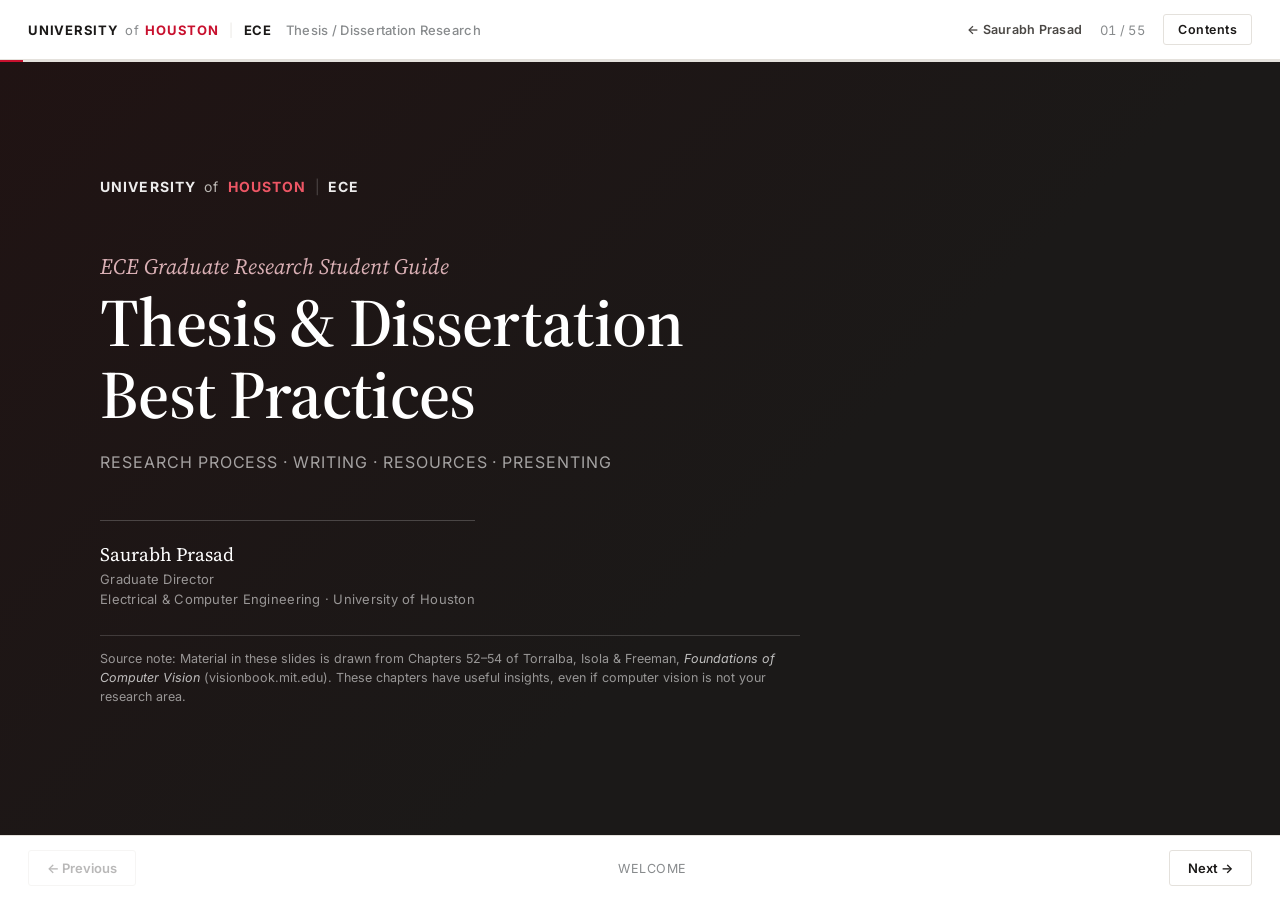
<file: static/research-guide/index.html>
<!DOCTYPE html>
<html lang="en">
<head>
<meta charset="UTF-8">
<meta name="viewport" content="width=device-width, initial-scale=1.0">
<title>Research Student Guide — University of Houston ECE</title>
<meta name="description" content="A practical guide for UH ECE thesis and dissertation students: research mindset, process, writing, ethics, presenting and weekly routines. By Saurabh Prasad.">
<style>
@import url('https://fonts.googleapis.com/css2?family=Source+Serif+4:ital,opsz,wght@0,8..60,400;0,8..60,500;0,8..60,600;0,8..60,700;1,8..60,500&family=Inter:wght@400;500;600;700&display=swap');

:root{
  --red:#C8102E;
  --red-dark:#76232F;
  --ink:#1B1918;
  --ink-soft:#4A4744;
  --gray:#888B8D;
  --gray-line:#E4E1DC;
  --paper:#FFFFFF;
  --paper-tint:#FAF9F7;
  --serif:'Source Serif 4', Georgia, serif;
  --sans:'Inter', -apple-system, BlinkMacSystemFont, 'Segoe UI', sans-serif;
}

*{box-sizing:border-box;}
html,body{margin:0;padding:0;}
body{
  font-family:var(--sans);
  color:var(--ink);
  background:var(--ink);
  overflow:hidden;
  height:100vh;
  width:100vw;
}

/* ---------- Chrome ---------- */
.app{
  position:relative;
  height:100vh;
  width:100vw;
  background:var(--paper);
  display:flex;
  flex-direction:column;
}

.topbar{
  display:flex;
  align-items:center;
  justify-content:space-between;
  padding:14px 28px;
  border-bottom:1px solid var(--gray-line);
  flex:0 0 auto;
  background:var(--paper);
  z-index:20;
}
.topbar-brand{
  font-family:var(--sans);
  font-weight:700;
  font-size:13px;
  letter-spacing:0.06em;
  color:var(--ink);
  display:flex;
  align-items:center;
  gap:6px;
}
.topbar-brand .of{color:var(--gray); font-weight:400; text-transform:lowercase;}
.topbar-brand .red{color:var(--red);}
.topbar-brand .pipe{color:var(--gray-line); margin:0 4px; font-weight:300;}
.topbar-brand .deck-name{color:var(--gray); font-weight:500; margin-left:8px; letter-spacing:0.02em;}

.topbar-right{display:flex; align-items:center; gap:18px;}
.slide-counter{font-size:13px; color:var(--gray); font-variant-numeric:tabular-nums; letter-spacing:0.02em;}
.menu-btn{
  border:1px solid var(--gray-line);
  background:var(--paper);
  color:var(--ink);
  font-family:var(--sans);
  font-size:12.5px;
  font-weight:600;
  letter-spacing:0.04em;
  padding:7px 14px;
  border-radius:3px;
  cursor:pointer;
  transition:all .15s ease;
}
.menu-btn:hover{border-color:var(--red); color:var(--red);}

.progress-track{height:2px; width:100%; background:var(--gray-line); flex:0 0 auto;}
.progress-fill{height:100%; background:var(--red); width:0%; transition:width .35s ease;}

/* ---------- Stage ---------- */
.stage{
  flex:1 1 auto;
  position:relative;
  overflow:hidden;
  background:var(--paper-tint);
}
.slide{
  position:absolute;
  top:0; left:0; right:0; bottom:0;
  display:flex;
  flex-direction:column;
  background:var(--paper);
  opacity:0;
  visibility:hidden;
  transform:translateX(24px);
  transition:opacity .38s ease, transform .38s ease;
  overflow-y:auto;
}
.slide.active{
  opacity:1;
  visibility:visible;
  transform:translateX(0);
  z-index:5;
}
.slide.leaving-back{transform:translateX(-24px);}

.slide-inner{
  max-width:1180px;
  width:100%;
  margin:0 auto;
  padding:64px 72px 80px;
  flex:1 1 auto;
}

/* ---------- Typography ---------- */
.kicker{
  display:flex; align-items:center; gap:10px;
  font-family:var(--sans);
  font-size:12.5px;
  font-weight:700;
  letter-spacing:0.14em;
  text-transform:uppercase;
  color:var(--red);
  margin-bottom:18px;
}
.kicker.light{color:#E8AAB2;}
.kicker-n{color:var(--gray); font-weight:600;}
.kicker.light .kicker-n{color:rgba(255,255,255,0.55);}
.kicker-sep{color:var(--gray-line); font-weight:400;}
.kicker.light .kicker-sep{color:rgba(255,255,255,0.3);}
.kicker-s{color:var(--ink-soft);}
.kicker.light .kicker-s{color:rgba(255,255,255,0.85);}

.slide-title{
  font-family:var(--serif);
  font-weight:600;
  font-size:44px;
  line-height:1.12;
  letter-spacing:-0.01em;
  margin:0 0 22px;
  color:var(--ink);
  max-width:920px;
}

.lead-line{
  font-family:var(--serif);
  font-style:italic;
  font-size:20px;
  color:var(--ink-soft);
  margin:0 0 20px;
  max-width:820px;
  line-height:1.45;
}
.lead-line.big{font-size:24px;}
.sublead-line{font-size:14px; color:var(--gray); margin:-14px 0 20px;}

.body-col{max-width:760px;}
.body-col.narrow{max-width:680px;}
.body-p{font-size:16.5px; line-height:1.65; color:var(--ink-soft); margin:0 0 14px;}
.body-h4{font-family:var(--sans); font-size:13px; font-weight:700; letter-spacing:0.05em; text-transform:uppercase; color:var(--red-dark); margin:22px 0 10px;}
.body-h4:first-child{margin-top:0;}
.body-note{font-size:13.5px; color:var(--gray); line-height:1.55; margin:10px 0; padding-left:14px; border-left:2px solid var(--gray-line);}
.body-link{margin:6px 0 14px;}
.body-address{font-size:15px; color:var(--ink-soft); line-height:1.7; margin:10px 0;}
.footer-line{font-family:var(--serif); font-style:italic; font-size:18px; color:var(--red-dark); margin-top:26px;}

.inline-link, .ref-link{color:var(--red-dark); text-decoration:none; border-bottom:1px solid rgba(118,35,47,0.3); word-break:break-word;}
.inline-link:hover, .ref-link:hover{border-bottom-color:var(--red-dark);}

.body-ul{margin:0 0 16px; padding:0; list-style:none;}
.body-ul li{
  position:relative; padding-left:20px; margin-bottom:11px;
  font-size:16px; line-height:1.6; color:var(--ink-soft);
}
.body-ul li::before{
  content:"";
  position:absolute; left:0; top:9px;
  width:6px; height:6px; border-radius:50%;
  background:var(--red);
}
.body-ul.compact li{font-size:14.5px; margin-bottom:8px;}

.body-steps{margin:8px 0 16px 0; padding-left:22px; counter-reset:step;}
.body-steps li{font-size:15.5px; line-height:1.6; color:var(--ink-soft); margin-bottom:12px; padding-left:6px;}
.body-steps li::marker{color:var(--red); font-weight:700;}

.term-list{margin:10px 0 16px;}
.term-row{margin-bottom:12px; font-size:15.5px; line-height:1.55;}
.term{color:var(--ink); font-weight:600; margin-right:6px;}
.term-desc{color:var(--ink-soft);}

/* ---------- Cover / Closing ---------- */
.cover-slide{padding:0; overflow:hidden;}
.cover-bg{position:absolute; top:0; left:0; right:0; bottom:0;}
.cover-mosaic{
  position:absolute; top:0; left:0; right:0; bottom:0;
  filter:saturate(0.72) brightness(0.78) contrast(1.06);
}
.cm-tile{position:absolute; background-size:cover; background-position:center; box-shadow:inset 0 0 0 1px rgba(255,255,255,0.05);}
.cm-a{left:0%;    top:0%;   width:37.1%; height:58%;}
.cm-b{left:37.1%; top:0%;   width:32.3%; height:58%;}
.cm-c{left:69.4%; top:0%;   width:30.6%; height:58%;}
.cm-d{left:0%;    top:58%;  width:69.4%; height:42%;}
.cm-e{left:69.4%; top:58%;  width:30.6%; height:42%;}
.cover-scrim{position:absolute; top:0; left:0; right:0; bottom:0; background:linear-gradient(100deg, rgba(12,10,9,0.97) 0%, rgba(14,11,10,0.90) 30%, rgba(16,12,11,0.62) 58%, rgba(18,13,12,0.30) 82%, rgba(20,15,13,0.22) 100%);}
.cover-tint{position:absolute; top:0; left:0; right:0; bottom:0; background:#2a0e14; mix-blend-mode:color; opacity:0.55;}
.cover-scrim.solid{background:linear-gradient(135deg, #201313 0%, #1B1918 60%);}
.closing-slide .cover-bg{display:none;}
.cover-content{position:relative; z-index:2; height:100%; display:flex; flex-direction:column; justify-content:center; padding:0 100px; max-width:900px;}
.cover-wordmark{font-family:var(--sans); font-weight:700; font-size:14px; letter-spacing:0.08em; color:#fff; margin-bottom:56px; opacity:0.92;}
.cover-wordmark .of{color:#c9c6c2; font-weight:400; text-transform:lowercase; margin:0 4px;}
.cover-wordmark .red{color:#FF5C6C;}
.cover-wordmark .pipe{color:rgba(255,255,255,0.3); margin:0 8px; font-weight:300;}
.cover-pretitle{font-family:var(--serif); font-style:italic; font-size:22px; color:#D9AFB4; margin:0 0 6px;}
.cover-title{font-family:var(--serif); font-weight:600; font-size:68px; line-height:1.05; color:#fff; margin:0 0 22px; letter-spacing:-0.01em;}
.cover-subtitle{font-family:var(--sans); font-size:16px; letter-spacing:0.06em; text-transform:uppercase; color:rgba(255,255,255,0.6); margin:0 0 48px;}
.cover-presenter{display:flex; flex-direction:column; gap:4px; border-top:1px solid rgba(255,255,255,0.2); padding-top:20px; width:fit-content;}
.cp-name{font-family:var(--serif); font-size:19px; color:#fff;}
.cp-role{font-family:var(--sans); font-size:13px; color:rgba(255,255,255,0.55); letter-spacing:0.02em;}
.cover-footnote{font-size:12.5px;line-height:1.5;color:rgba(255,255,255,0.55);max-width:760px;margin-top:28px;border-top:1px solid rgba(255,255,255,0.16);padding-top:14px;}
.cover-footnote em{color:rgba(255,255,255,0.72);}
.closing-message{font-family:var(--serif); font-style:italic; font-size:24px; line-height:1.5; color:rgba(255,255,255,0.88); max-width:640px; margin-top:8px;}

/* ---------- Outline ---------- */
.outline-grid{display:grid; grid-template-columns:1fr 1fr; gap:0 60px; margin-top:20px;}
.outline-col{list-style:none; margin:0; padding:0;}
.outline-col li{display:flex; align-items:baseline; gap:16px; padding:16px 0; border-bottom:1px solid var(--gray-line);}
.ol-n{font-family:var(--serif); font-size:15px; color:var(--red); font-weight:600; min-width:22px;}
.ol-t{font-size:17px; color:var(--ink); font-family:var(--serif);}

/* ---------- Profile ---------- */
.profile-inner{display:grid; grid-template-columns:1.25fr 0.9fr; gap:56px; align-items:center;}
.profile-lead{font-family:var(--serif); font-style:italic; font-size:19px; color:var(--red-dark); margin:0 0 16px;}
.profile-card{margin-top:22px; padding-top:18px; border-top:1px solid var(--gray-line);}
.profile-name{font-family:var(--serif); font-weight:600; font-size:22px; color:var(--ink);}
.profile-meta{font-size:13.5px; color:var(--gray); margin-top:4px; letter-spacing:0.02em;}
.profile-contact{font-size:14.5px; color:var(--ink-soft); margin-top:10px; line-height:1.7;}
.profile-photo{display:flex; justify-content:center;}
.photo-frame{
  width:100%; max-width:320px; aspect-ratio:4/5;
  overflow:hidden; border-radius:2px;
  box-shadow:0 22px 44px -18px rgba(27,25,24,0.35);
  background:var(--paper-tint);
}
.photo-frame.wide{aspect-ratio:16/10; max-width:none;}
.photo-frame img{width:100%; height:100%; object-fit:cover; display:block;}

/* ---------- Link list ---------- */
.link-list{list-style:none; margin:18px 0 0; padding:0; max-width:820px;}
.link-list li{display:flex; justify-content:space-between; align-items:baseline; gap:24px; padding:13px 0; border-bottom:1px solid var(--gray-line);}
.ll-label{font-family:var(--serif); font-size:16.5px; color:var(--ink); flex:0 0 auto; min-width:220px;}
.ll-url{font-size:13.5px; color:var(--gray); text-align:right; word-break:break-word;}
.ll-url .inline-link{color:var(--gray); border-bottom-color:var(--gray-line);}

/* ---------- Screenshot layout ---------- */
.ss-inner{display:grid; grid-template-columns:1fr 0.95fr; gap:52px; align-items:start;}
.ss-inner.reverse{grid-template-columns:0.85fr 1.15fr;}
.browser-card{
  border-radius:8px; overflow:hidden; border:1px solid var(--gray-line);
  box-shadow:0 30px 60px -26px rgba(27,25,24,0.28);
  background:#fff;
}
.browser-bar{background:#F1EFEC; padding:9px 12px; display:flex; gap:6px;}
.bdot{width:9px; height:9px; border-radius:50%; background:#DAD6D0;}
.browser-card img{width:100%; display:block;}
.browser-card.small{max-width:420px;}
.shot-caption{font-size:12.5px; color:var(--gray); margin-top:10px; text-align:center; letter-spacing:0.02em;}
.dual-shots{display:grid; grid-template-columns:1fr 1fr; gap:24px; margin-top:16px;}

/* ---------- Date list ---------- */
.date-list{list-style:none; margin:22px 0 0; padding:0; max-width:760px;}
.date-list li{display:flex; justify-content:space-between; align-items:baseline; padding:16px 0; border-bottom:1px solid var(--gray-line); gap:20px;}
.dl-label{font-size:16px; color:var(--ink-soft);}
.dl-date{font-family:var(--serif); font-weight:600; font-size:17px; color:var(--red-dark); white-space:nowrap;}

/* ---------- Course grid ---------- */
.course-grid{
  display:grid; grid-template-columns:1fr 1fr; gap:6px 28px; margin-top:18px;
}
.course-cell{font-size:12.8px; color:var(--ink-soft); padding:7px 0; border-bottom:1px dotted var(--gray-line); font-family:var(--sans);}

/* ---------- Specialization table ---------- */
.special-table{margin-top:18px; border-top:1px solid var(--ink);}
.st-head{display:grid; grid-template-columns:1fr 1fr; padding:10px 0; font-size:11.5px; font-weight:700; letter-spacing:0.06em; text-transform:uppercase; color:var(--gray); border-bottom:1px solid var(--gray-line);}
.st-row{display:grid; grid-template-columns:1fr 1fr; padding:11px 0; border-bottom:1px solid var(--gray-line); align-items:baseline;}
.st-area{font-family:var(--serif); font-size:15.5px; color:var(--ink);}
.st-coord{font-size:14px; color:var(--ink-soft);}

/* ---------- Specialization detail ---------- */
.area-banner{
  display:flex; justify-content:space-between; align-items:baseline;
  background:var(--paper-tint); border-left:3px solid var(--red);
  padding:14px 20px; margin-bottom:24px;
}
.area-name{font-family:var(--serif); font-weight:600; font-size:20px; color:var(--ink);}
.area-hours{font-size:13px; color:var(--gray); letter-spacing:0.02em;}
.spec-columns{display:grid; grid-template-columns:0.75fr 1.25fr; gap:44px;}
.elec-table{margin-top:4px;}
.elec-row{margin-bottom:10px; font-size:13.8px; line-height:1.55;}
.elec-cat{display:block; font-weight:700; color:var(--red-dark); font-size:12px; letter-spacing:0.03em; text-transform:uppercase; margin-bottom:2px;}
.elec-courses{color:var(--ink-soft);}

/* ---------- Equations ---------- */
.eq-grid{display:grid; grid-template-columns:1fr 1fr; gap:28px; margin-top:16px;}
.eq-card{background:var(--paper-tint); border:1px solid var(--gray-line); padding:22px; border-radius:4px;}
.eq-img{margin-top:12px; background:#fff; border-radius:3px; padding:14px; display:flex; align-items:center; justify-content:center; min-height:70px;}
.eq-img img{max-width:100%;}

/* ---------- References ---------- */
.ref-list{list-style:none; margin:20px 0 0; padding:0; max-width:840px; counter-reset:none;}
.ref-list li{display:flex; gap:14px; padding:12px 0; border-bottom:1px solid var(--gray-line);}
.ref-n{color:var(--red); font-weight:700; font-size:13.5px; flex:0 0 auto;}
.ref-t{font-size:14.5px; color:var(--ink-soft); line-height:1.6;}

/* ---------- Section divider ---------- */
.section-slide{padding:0; background:#1B1918; overflow:hidden;}
.section-scrim{position:absolute; top:0; left:0; right:0; bottom:0; background:radial-gradient(circle at 78% 30%, rgba(200,16,46,0.28), transparent 55%);}
.section-inner{position:relative; z-index:2; display:flex; flex-direction:column; justify-content:center; height:100%; max-width:760px;}
.section-title{font-family:var(--serif); font-weight:600; font-size:64px; color:#fff; margin:0 0 26px; letter-spacing:-0.01em;}
.body-col.light .body-p{color:rgba(255,255,255,0.75);}
.body-col.light .body-note{color:rgba(255,255,255,0.5); border-left-color:rgba(255,255,255,0.25);}

/* ---------- Pillars ---------- */
.pillar-grid{display:grid; grid-template-columns:repeat(2,1fr); gap:14px 30px; margin-top:22px;}
.pillar{padding:18px 0; border-bottom:1px solid var(--gray-line);}
.pillar-main{font-family:var(--serif); font-size:18px; color:var(--ink); font-weight:600;}
.pillar-sub{font-size:13px; color:var(--gray); margin-top:3px;}

/* ---------- Numbered ethics list ---------- */
.ethics-list{list-style:none; margin:16px 0 0; padding:0; columns:1;}
.ethics-list li{display:flex; gap:14px; padding:10px 0; border-bottom:1px solid var(--gray-line); align-items:baseline;}
.nl-n{font-family:var(--serif); font-style:italic; color:var(--red); font-weight:600; font-size:14px; flex:0 0 18px;}
.nl-t{font-size:14.5px; line-height:1.55; color:var(--ink-soft);}

/* ---------- Chart slides ---------- */
.chart-inner{display:flex; flex-direction:column; align-items:flex-start;}
.chart-card{position:relative; background:var(--paper-tint); border:1px solid var(--gray-line); border-radius:6px; padding:28px; margin-top:6px; max-width:560px;}
.chart-card img{width:100%; display:block;}
.chart-caption{font-family:var(--serif); font-style:italic; font-size:16px; color:var(--red-dark); margin-top:16px;}
.chart-badge{position:absolute; top:-16px; right:-16px; width:44px; height:44px; border-radius:50%; display:flex; align-items:center; justify-content:center; font-family:var(--serif); font-weight:700; font-size:20px; box-shadow:0 8px 20px -6px rgba(0,0,0,0.3);}
.chart-badge.q{background:#fff; border:2px solid var(--gray); color:var(--gray);}
.chart-badge.good{background:var(--red); color:#fff;}

/* ---------- Quote/photo slide ---------- */
.qp-caption{font-size:12.5px; color:var(--gray); margin-top:10px; text-align:center;}

/* ---------- Tips ---------- */
.tips-list{list-style:none; margin:22px 0 0; padding:0; max-width:760px;}
.tips-list li{display:flex; align-items:flex-start; gap:16px; padding:15px 0; border-bottom:1px solid var(--gray-line);}
.tip-check{
  flex:0 0 auto; width:24px; height:24px; border-radius:50%;
  background:var(--red); color:#fff; font-size:13px;
  display:flex; align-items:center; justify-content:center; font-weight:700;
}
.tip-t{font-size:16.5px; color:var(--ink-soft); line-height:1.5; padding-top:2px; font-family:var(--serif);}

/* ---------- Bottom nav ---------- */
.bottombar{
  display:flex; align-items:center; justify-content:space-between;
  padding:14px 28px; border-top:1px solid var(--gray-line);
  flex:0 0 auto; background:var(--paper); z-index:20;
}
.nav-btn{
  display:flex; align-items:center; gap:8px;
  border:1px solid var(--gray-line); background:var(--paper);
  color:var(--ink); font-family:var(--sans); font-size:13px; font-weight:600;
  padding:9px 18px; border-radius:3px; cursor:pointer; transition:all .15s ease;
}
.nav-btn:hover:not(:disabled){border-color:var(--red); color:var(--red);}
.nav-btn:disabled{opacity:0.3; cursor:default;}
.bottombar-section{font-size:12.5px; color:var(--gray); letter-spacing:0.04em; text-transform:uppercase;}

/* ---------- TOC overlay ---------- */
.toc-overlay{
  position:fixed; top:0; left:0; right:0; bottom:0; background:rgba(20,18,17,0.72);
  z-index:100; display:flex; align-items:center; justify-content:center;
  opacity:0; visibility:hidden; transition:opacity .25s ease;
  backdrop-filter:blur(3px);
}
.toc-overlay.open{opacity:1; visibility:visible;}
.toc-panel{
  background:var(--paper); width:min(880px,90vw); max-height:82vh; overflow-y:auto;
  border-radius:8px; padding:40px 48px; box-shadow:0 40px 80px -20px rgba(0,0,0,0.5);
}
.toc-head{display:flex; justify-content:space-between; align-items:center; margin-bottom:24px;}
.toc-title{font-family:var(--serif); font-size:26px; font-weight:600; margin:0;}
.toc-close{border:none; background:none; font-size:22px; color:var(--gray); cursor:pointer; line-height:1;}
.toc-close:hover{color:var(--red);}
.toc-section{margin-bottom:22px;}
.toc-section-name{font-size:11.5px; font-weight:700; letter-spacing:0.08em; text-transform:uppercase; color:var(--red); margin-bottom:10px;}
.toc-items{display:grid; grid-template-columns:1fr 1fr; gap:2px 24px;}
.toc-item{
  display:flex; gap:10px; padding:7px 8px; border-radius:3px; cursor:pointer;
  font-size:14px; color:var(--ink-soft); transition:background .12s ease;
  align-items:center;
}
.toc-item:hover{background:var(--paper-tint); color:var(--ink);}
.toc-item .tn{color:var(--gray); font-variant-numeric:tabular-nums; min-width:20px;}
.toc-item-hidden{opacity:0.6;}
.toc-hidden-badge{
  margin-left:auto; font-size:10px; font-weight:700; letter-spacing:0.06em; text-transform:uppercase;
  color:var(--gray); border:1px solid var(--gray-line); border-radius:3px; padding:1px 6px;
}

/* ---------- Scrollbar ---------- */
::-webkit-scrollbar{width:9px; height:9px;}
::-webkit-scrollbar-track{background:transparent;}
::-webkit-scrollbar-thumb{background:var(--gray-line); border-radius:6px;}
::-webkit-scrollbar-thumb:hover{background:var(--gray);}

.home-link{font-size:12.5px;font-weight:600;color:var(--ink-soft);text-decoration:none;letter-spacing:0.02em;white-space:nowrap;}
.home-link .hl-short{display:none;}
.home-link:hover{color:var(--red);}
@media (max-width:640px){
  .topbar{padding:10px 14px;}
  .topbar-brand{font-size:12px;letter-spacing:0.04em;}
  .topbar-brand .deck-name{display:none;}
  .topbar-right{gap:10px;}
  .menu-btn{padding:6px 10px;}
}
@media (max-width:480px){
  .topbar{gap:12px;padding:10px 12px;}
  .topbar-brand{font-size:10.5px;gap:3px;letter-spacing:0.03em;white-space:nowrap;}
  .topbar-brand .pipe{margin:0 2px;}
  .slide-counter{display:none;}
  .home-link .hl-long{display:none;}
  .home-link .hl-short{display:inline;}
}

/* ---------- Responsive ---------- */
@media (max-width:900px){
  .slide-inner{padding:36px 26px 60px;}
  .slide-title{font-size:30px;}
  .cover-title{font-size:40px;}
  .cover-content{padding:0 32px;}
  .profile-inner, .ss-inner, .ss-inner.reverse{grid-template-columns:1fr; gap:28px;}
  .profile-photo{order:-1;}
  .outline-grid, .spec-columns, .eq-grid, .dual-shots, .course-grid{grid-template-columns:1fr;}
  .toc-items{grid-template-columns:1fr;}
  .section-title{font-size:38px;}
}

</style>

<style>
.source-note{font-size:12.2px;color:var(--gray);line-height:1.55;margin-top:24px;max-width:880px;border-top:1px solid var(--gray-line);padding-top:12px;}
.callout{background:var(--paper-tint);border-left:3px solid var(--red);padding:16px 20px;margin:18px 0 20px;font-size:16px;line-height:1.55;color:var(--ink-soft);max-width:860px;}
.callout strong{color:var(--ink);} 
.two-col{display:grid;grid-template-columns:1fr 1fr;gap:44px;align-items:start;margin-top:18px;}
.three-col{display:grid;grid-template-columns:repeat(3,1fr);gap:24px;margin-top:22px;}
.mini-card{background:var(--paper-tint);border-top:2px solid var(--red);padding:18px 18px 16px;min-height:130px;}
.mini-card h3{font-family:var(--serif);font-size:19px;margin:0 0 8px;color:var(--ink);}
.mini-card p{font-size:14px;line-height:1.55;color:var(--ink-soft);margin:0;}
.flow-list{list-style:none;margin:20px 0 0;padding:0;max-width:860px;counter-reset:flow;}
.flow-list li{counter-increment:flow;display:grid;grid-template-columns:42px 1fr;gap:16px;align-items:start;padding:13px 0;border-bottom:1px solid var(--gray-line);}
.flow-list li::before{content:counter(flow, decimal-leading-zero);font-family:var(--serif);font-weight:600;color:var(--red);font-size:18px;line-height:1.4;}
.flow-title{font-family:var(--serif);font-size:18px;color:var(--ink);margin-bottom:2px;}
.flow-desc{font-size:14.5px;line-height:1.55;color:var(--ink-soft);}
.big-quote{font-family:var(--serif);font-style:italic;font-size:28px;line-height:1.35;color:var(--red-dark);max-width:820px;margin:20px 0 24px;}
.small-caps{font-size:11.5px;font-weight:700;letter-spacing:0.08em;text-transform:uppercase;color:var(--red-dark);margin:20px 0 8px;}
.check-grid{display:grid;grid-template-columns:1fr 1fr;gap:10px 32px;margin-top:16px;max-width:920px;}
.check-grid div{font-size:15.2px;line-height:1.5;color:var(--ink-soft);border-bottom:1px solid var(--gray-line);padding:10px 0;}
.check-grid div::before{content:'✓';display:inline-flex;width:22px;height:22px;border-radius:50%;background:var(--red);color:#fff;align-items:center;justify-content:center;font-size:12px;font-weight:700;margin-right:10px;}
.resource-list{list-style:none;margin:18px 0 0;padding:0;max-width:920px;}
.resource-list li{display:grid;grid-template-columns:260px 1fr;gap:28px;padding:13px 0;border-bottom:1px solid var(--gray-line);align-items:baseline;}
.resource-list .r-name{font-family:var(--serif);font-size:17px;color:var(--ink);}
.resource-list .r-desc{font-size:14px;line-height:1.55;color:var(--ink-soft);}
@media (max-width:900px){.two-col,.three-col,.check-grid{grid-template-columns:1fr}.resource-list li{grid-template-columns:1fr;gap:4px}.mini-card{min-height:auto}}
</style>

</head>
<body>
<div class="app">
  <div class="topbar">
    <div class="topbar-brand">
      UNIVERSITY <span class="of">of</span> <span class="red">HOUSTON</span><span class="pipe">|</span>ECE
      <span class="deck-name">Thesis / Dissertation Research</span>
    </div>
    <div class="topbar-right">
      <a class="home-link" href="../">&larr; <span class="hl-long">Saurabh Prasad</span><span class="hl-short">Home</span></a>
      <span class="slide-counter" id="slideCounter">01 / 55</span>
      <button class="menu-btn" id="menuBtn">Contents</button>
    </div>
  </div>
  <div class="progress-track"><div class="progress-fill" id="progressFill"></div></div>

  <div class="stage" id="stage">

    <div class="slide cover-slide" data-n="1" data-section="Welcome">
      <div class="cover-scrim solid"></div>
      <div class="cover-content">
        <div class="cover-wordmark">UNIVERSITY <span class="of">of</span> <span class="red">HOUSTON</span><span class="pipe">|</span>ECE</div>
        
        <p class="cover-pretitle">ECE Graduate Research Student Guide</p>
        <h1 class="cover-title">Thesis &amp; Dissertation Best Practices</h1>
        <p class="cover-subtitle">Research process · Writing · Resources · Presenting</p>
        <div class="cover-presenter"><span class="cp-name">Saurabh Prasad</span><span class="cp-role">Graduate Director</span><span class="cp-role">Electrical &amp; Computer Engineering · University of Houston</span></div>
        <p class="cover-footnote">Source note: Material in these slides is drawn from Chapters 52–54 of Torralba, Isola &amp; Freeman, <em>Foundations of Computer Vision</em> (<span>visionbook.mit.edu</span>). These chapters have useful insights, even if computer vision is not your research area.</p>

      </div>
    </div>
    <div class="slide standard-slide" data-n="2" data-section="Welcome">
      <div class="slide-inner">
        <div class="kicker"><span class="kicker-n">02</span><span class="kicker-sep">—</span><span class="kicker-s">Welcome</span></div>
        <h1 class="slide-title">How to Use This Deck</h1>
        
<p class="lead-line big">This is a practical operating manual for thesis and dissertation students.</p>
<div class="two-col">
  <div>
    <div class="body-h4">Use it in layers</div>
    <ul class="body-ul"><li>Before starting research: focus on mindset, literature, and advisor meetings.</li><li>While running experiments: focus on notebooks, reproducibility, and diagnosis.</li><li>While writing: focus on structure, figures, claims, and revision cycles.</li><li>Before a proposal, defense, or conference talk: focus on story and practice.</li></ul>
  </div>
  <div>
    <div class="body-h4">Scope of the advice</div>
    <p class="body-p">Most of the feedback in this deck applies to all thesis and dissertation students. Some examples reflect my own area — computer vision, signal processing, and machine learning — but the underlying ideas carry across all ECE research areas.</p>
    <div class="body-h4">A note on sources</div>
    <p class="source-note">Source note: Material in these slides is drawn from Chapters 52–54 of Torralba, Isola &amp; Freeman, <em>Foundations of Computer Vision</em> (<span class="inline-link">visionbook.mit.edu</span>). These chapters have useful insights, even if computer vision is not your research area.</p>
  </div>
</div>

      </div>
    </div>
    <div class="slide standard-slide" data-n="3" data-section="Welcome">
      <div class="slide-inner">
        <div class="kicker"><span class="kicker-n">03</span><span class="kicker-sep">—</span><span class="kicker-s">Welcome</span></div>
        <h1 class="slide-title">Outline</h1>
        <div class="outline-grid"><ol class="outline-col"><li><span class="ol-n">01</span><span><span class="ol-t">Research Mindset</span><br><span class="pillar-sub">What changes when problems stop being structured.</span></span></li><li><span class="ol-n">02</span><span><span class="ol-t">Research Process</span><br><span class="pillar-sub">How to choose, test, diagnose, document, and reproduce.</span></span></li><li><span class="ol-n">03</span><span><span class="ol-t">Thesis / Dissertation Path</span><br><span class="pillar-sub">How the project becomes a proposal, manuscript, and defense.</span></span></li></ol><ol class="outline-col"><li><span class="ol-n">04</span><span><span class="ol-t">Writing</span><br><span class="pillar-sub">How to make your work legible, credible, and persuasive.</span></span></li><li><span class="ol-n">05</span><span><span class="ol-t">Ethics, Collaboration & Talks</span><br><span class="pillar-sub">How to give credit, present well, and build trust.</span></span></li><li><span class="ol-n">06</span><span><span class="ol-t">Resources & Routines</span><br><span class="pillar-sub">How to use LaTeX, references, reproducible files, and a weekly system.</span></span></li></ol></div>
      </div>
    </div>
    <div class="slide section-slide" data-n="4" data-section="Research Mindset">
      <div class="section-scrim"></div>
      <div class="slide-inner section-inner">
        <div class="kicker light"><span class="kicker-n">04</span><span class="kicker-sep">—</span><span class="kicker-s">Research Mindset</span></div>
        <h1 class="section-title">Research Mindset</h1>
        <div class="body-col light"><p class="body-p">The hardest transition is not technical. It is moving from solving assigned problems to finding, shaping, and defending original ones.</p></div>
      </div>
    </div>
    <div class="slide standard-slide" data-n="5" data-section="Research Mindset">
      <div class="slide-inner">
        <div class="kicker"><span class="kicker-n">05</span><span class="kicker-sep">—</span><span class="kicker-s">Research Mindset</span></div>
        <h1 class="slide-title">From Structured Problems to Open Ones</h1>
        
<p class="lead-line">Coursework is usually designed so the answer exists. Research is designed around uncertainty.</p>
<div class="three-col">
 <div class="mini-card"><h3>In coursework</h3><p>The question is framed, the assumptions are known, and feedback arrives quickly.</p></div>
 <div class="mini-card"><h3>In research</h3><p>The question may be wrong, the assumptions may fail, and feedback can be noisy or delayed.</p></div>
 <div class="mini-card"><h3>Your new job</h3><p>Make uncertainty smaller through deliberate experiments and clear communication.</p></div>
</div>
<div class="callout"><strong>Core shift:</strong> no one tells you the right answer. Often, no one knows yet whether there is a right answer.</div>

      </div>
    </div>
    <div class="slide standard-slide" data-n="6" data-section="Research Mindset">
      <div class="slide-inner">
        <div class="kicker"><span class="kicker-n">06</span><span class="kicker-sep">—</span><span class="kicker-s">Research Mindset</span></div>
        <h1 class="slide-title">Slow Down to Speed Up</h1>
        
<p class="big-quote">“Slow down to speed up.”</p>
<ul class="body-ul"><li>Verify assumptions before building on them.</li><li>Change one thing at a time so the outcome is interpretable.</li><li>Run the smallest experiment that can answer the next question.</li><li>Keep the trail clear enough that your future self can reconstruct it.</li></ul>
<p class="footer-line">Methodical work feels slower in the moment; it usually wins over weeks and semesters.</p>

      </div>
    </div>
    <div class="slide standard-slide" data-n="7" data-section="Research Mindset">
      <div class="slide-inner">
        <div class="kicker"><span class="kicker-n">07</span><span class="kicker-sep">—</span><span class="kicker-s">Research Mindset</span></div>
        <h1 class="slide-title">Never Say “It Doesn’t Work”</h1>
        
<p class="lead-line">That sentence gives your advisor no diagnostic information.</p>
<div class="two-col">
  <div><div class="body-h4">Weak report</div><p class="body-p">“I tried the method and it does not work.”</p><div class="body-note">The failure could be in the idea, code, data, assumptions, metric, implementation, or interpretation.</div></div>
  <div><div class="body-h4">Strong report</div><p class="body-p">“I narrowed the failure to step B. Step A matches the expected output on test input X. At B, the output has failure mode Y. I ruled out W and Z.”</p><div class="body-note">Diagnosis is part of the research contribution.</div></div>
</div>

      </div>
    </div>
    <div class="slide standard-slide" data-n="8" data-section="Research Mindset">
      <div class="slide-inner">
        <div class="kicker"><span class="kicker-n">08</span><span class="kicker-sep">—</span><span class="kicker-s">Research Mindset</span></div>
        <h1 class="slide-title">Be the Motor and the Rudder</h1>
        
<div class="two-col">
  <div class="mini-card"><h3>Motor: work hard</h3><p>By graduate school, everyone is smart. The people who pull ahead usually show sustained effort, not occasional brilliance.</p></div>
  <div class="mini-card"><h3>Rudder: steer</h3><p>Periodically ask whether you are working on the right problem, with the right experiments, at the right level of abstraction.</p></div>
</div>
<ul class="tips-list"><li><span class="tip-check">✓</span><span class="tip-t">Protect time for deep work.</span></li><li><span class="tip-check">✓</span><span class="tip-t">Protect time for health, relationships, and recovery.</span></li><li><span class="tip-check">✓</span><span class="tip-t">Do not confuse being busy with making progress.</span></li><li><span class="tip-check">✓</span><span class="tip-t">Every few weeks, ask: what result would change my plan?</span></li></ul>

      </div>
    </div>
    <div class="slide standard-slide" data-n="9" data-section="Research Mindset">
      <div class="slide-inner">
        <div class="kicker"><span class="kicker-n">09</span><span class="kicker-sep">—</span><span class="kicker-s">Research Mindset</span></div>
        <h1 class="slide-title">Toy Models: Start with the Smallest Version</h1>
        
<p class="lead-line big">Find the simplest toy model that captures the main idea.</p>
<ol class="flow-list"><li><div><div class="flow-title">Strip the problem down</div><div class="flow-desc">Remove all realism that is not needed for the core ambiguity or mechanism.</div></div></li><li><div><div class="flow-title">Make predictions</div><div class="flow-desc">Ask what each proposed method should do in this toy setting.</div></div></li><li><div><div class="flow-title">Run and reason</div><div class="flow-desc">If it fails here, scaling up will not rescue it. If it works here, you have intuition.</div></div></li><li><div><div class="flow-title">Scale carefully</div><div class="flow-desc">Add one source of realism at a time: noise, dimension, data size, hardware, people, or constraints.</div></div></li></ol>

      </div>
    </div>
    <div class="slide standard-slide" data-n="10" data-section="Research Mindset">
      <div class="slide-inner">
        <div class="kicker"><span class="kicker-n">10</span><span class="kicker-sep">—</span><span class="kicker-s">Research Mindset</span></div>
        <h1 class="slide-title">The ε-Ball Around the Advisor’s Suggestion</h1>
        
<p class="lead-line">Doing exactly what was suggested is often not enough. The research move is to explore nearby variants.</p>
<div class="callout"><strong>Strong student pattern:</strong> try the suggested approach, observe why it does not quite work, test a small neighborhood of variants, and return with the best explanation and next step.</div>
<ul class="body-ul"><li>What if the loss changes?</li><li>What if the input is simplified?</li><li>What if one assumption is made explicit?</li><li>What if the method is tested on a case where it must succeed?</li><li>What if it is tested on a case where it must fail?</li></ul>

      </div>
    </div>
    <div class="slide standard-slide" data-n="11" data-section="Research Mindset">
      <div class="slide-inner">
        <div class="kicker"><span class="kicker-n">11</span><span class="kicker-sep">—</span><span class="kicker-s">Research Mindset</span></div>
        <h1 class="slide-title">Know the Literature; Build a Reputation</h1>
        
<div class="two-col">
  <div>
    <div class="body-h4">Literature discipline</div>
    <ul class="body-ul"><li>Track the major lines of work, not just one paper.</li><li>For each paper, record the problem, method, claim, evidence, and limitation.</li><li>Look for what everyone assumes but no one has tested.</li><li>Do not be caught missing closely related work.</li></ul>
  </div>
  <div>
    <div class="body-h4">Reputation discipline</div>
    <ul class="body-ul"><li>Be the person who gives careful updates.</li><li>Be the person whose figures and code can be trusted.</li><li>Be generous in collaboration and credit.</li><li>Every talk, paper, email, and meeting is a data point.</li></ul>
  </div>
</div>

      </div>
    </div>
    <div class="slide standard-slide" data-n="12" data-section="Research Mindset">
      <div class="slide-inner">
        <div class="kicker"><span class="kicker-n">12</span><span class="kicker-sep">—</span><span class="kicker-s">Research Mindset</span></div>
        <h1 class="slide-title">Research Mindset Self-Check</h1>
        <div class="check-grid"><div>Can I state the current research question in one sentence?</div><div>Can I name the smallest experiment that tests the next assumption?</div><div>Can I explain where the current failure occurs?</div><div>Have I changed only one thing since the last interpretable result?</div><div>Do I know the closest related papers?</div><div>Am I working hard and steering strategically?</div></div>
      </div>
    </div>
    <div class="slide section-slide" data-n="13" data-section="Research Process">
      <div class="section-scrim"></div>
      <div class="slide-inner section-inner">
        <div class="kicker light"><span class="kicker-n">13</span><span class="kicker-sep">—</span><span class="kicker-s">Research Process</span></div>
        <h1 class="section-title">Research Process</h1>
        <div class="body-col light"><p class="body-p">A thesis is built through repeated cycles: question, literature, hypothesis, experiment, diagnosis, explanation, writing.</p></div>
      </div>
    </div>
    <div class="slide standard-slide" data-n="14" data-section="Research Process">
      <div class="slide-inner">
        <div class="kicker"><span class="kicker-n">14</span><span class="kicker-sep">—</span><span class="kicker-s">Research Process</span></div>
        <h1 class="slide-title">Choose a Problem You Can Actually Move</h1>
        
<p class="lead-line">A good graduate research problem is important enough to matter and bounded enough to attack.</p>
<ol class="flow-list"><li><div><div class="flow-title">Problem</div><div class="flow-desc">What is the gap, limitation, ambiguity, or engineering need?</div></div></li><li><div><div class="flow-title">Stakeholders</div><div class="flow-desc">Who cares if this is solved: researchers, practitioners, users, or society?</div></div></li><li><div><div class="flow-title">Leverage</div><div class="flow-desc">What tool, dataset, theory, device, or insight gives you an angle?</div></div></li><li><div><div class="flow-title">Evidence</div><div class="flow-desc">What result would convince a skeptical reader that progress was made?</div></div></li></ol>

      </div>
    </div>
    <div class="slide standard-slide" data-n="15" data-section="Research Process">
      <div class="slide-inner">
        <div class="kicker"><span class="kicker-n">15</span><span class="kicker-sep">—</span><span class="kicker-s">Research Process</span></div>
        <h1 class="slide-title">Build a Literature Map</h1>
        
<div class="callout"><strong>Do not just collect PDFs.</strong> Convert reading into a map of ideas, assumptions, methods, datasets, and open problems.</div>
<div class="three-col">
  <div class="mini-card"><h3>Canon</h3><p>The foundational papers everyone cites and expects you to know.</p></div>
  <div class="mini-card"><h3>Frontier</h3><p>The most recent papers that define what is currently possible.</p></div>
  <div class="mini-card"><h3>Gap</h3><p>The limitation, mismatch, or untested assumption where your work enters.</p></div>
</div>
<p class="footer-line">Reading is not separate from research; it is how you learn what question is worth asking.</p>

      </div>
    </div>
    <div class="slide standard-slide" data-n="16" data-section="Research Process">
      <div class="slide-inner">
        <div class="kicker"><span class="kicker-n">16</span><span class="kicker-sep">—</span><span class="kicker-s">Research Process</span></div>
        <h1 class="slide-title">Make Advisor Meetings Useful</h1>
        
<p class="lead-line">A good meeting is not a status confession. It is a decision-making session.</p>
<ul class="tips-list"><li><span class="tip-check">✓</span><span class="tip-t">Send a concise agenda or update before the meeting when appropriate.</span></li><li><span class="tip-check">✓</span><span class="tip-t">Bring one or two figures, tables, or diagnostics—not a verbal blur.</span></li><li><span class="tip-check">✓</span><span class="tip-t">State what changed since last time and what you learned.</span></li><li><span class="tip-check">✓</span><span class="tip-t">End with explicit next actions, owners, and dates.</span></li><li><span class="tip-check">✓</span><span class="tip-t">Keep a running decision log so old questions do not reopen endlessly.</span></li></ul>

      </div>
    </div>
    <div class="slide standard-slide" data-n="17" data-section="Research Process">
      <div class="slide-inner">
        <div class="kicker"><span class="kicker-n">17</span><span class="kicker-sep">—</span><span class="kicker-s">Research Process</span></div>
        <h1 class="slide-title">Design Experiments That Answer Questions</h1>
        
<p class="lead-line">Every experiment should have a claim it could support or refute.</p>
<div class="two-col">
 <div><ol class="flow-list"><li><div><div class="flow-title">Question</div><div class="flow-desc">What uncertainty is this experiment reducing?</div></div></li><li><div><div class="flow-title">Prediction</div><div class="flow-desc">What should happen if the hypothesis is right?</div></div></li><li><div><div class="flow-title">Controls</div><div class="flow-desc">What baseline, ablation, or sanity check is needed?</div></div></li></ol></div>
 <div><ol class="flow-list"><li><div><div class="flow-title">Metric</div><div class="flow-desc">What will be measured, and why is it meaningful?</div></div></li><li><div><div class="flow-title">Failure mode</div><div class="flow-desc">What result would make you change your mind?</div></div></li><li><div><div class="flow-title">Record</div><div class="flow-desc">Where will the config, data, code, and output be stored?</div></div></li></ol></div>
</div>

      </div>
    </div>
    <div class="slide standard-slide" data-n="18" data-section="Research Process">
      <div class="slide-inner">
        <div class="kicker"><span class="kicker-n">18</span><span class="kicker-sep">—</span><span class="kicker-s">Research Process</span></div>
        <h1 class="slide-title">Keep a Research Notebook</h1>
        
<p class="lead-line">Your notebook is the memory of the project.</p>
<ul class="body-ul"><li>Record the date, goal, hypothesis, setup, parameters, commits, datasets, and outcomes.</li><li>Paste or link figures and tables, not just prose descriptions.</li><li>Write one sentence after each experiment: “What did I learn?”</li><li>Record dead ends; they often become limitations, ablations, or future work.</li><li>Use a system you will actually maintain: paper, Markdown, OneNote, Overleaf, Notion, lab wiki, or a hybrid.</li></ul>
<div class="body-note">The best notebook lets someone else reproduce the result—and lets you reproduce it six months later.</div>

      </div>
    </div>
    <div class="slide standard-slide" data-n="19" data-section="Research Process">
      <div class="slide-inner">
        <div class="kicker"><span class="kicker-n">19</span><span class="kicker-sep">—</span><span class="kicker-s">Research Process</span></div>
        <h1 class="slide-title">Version Control, Backups, and Naming</h1>
        
<div class="callout"><strong>Catastrophic data loss is preventable.</strong> A thesis project needs a storage plan before it needs a final result.</div>
<ul class="tips-list"><li><span class="tip-check">✓</span><span class="tip-t">Use Git or an equivalent version-control system for code and writing when possible.</span></li><li><span class="tip-check">✓</span><span class="tip-t">Separate raw data, processed data, scripts, results, and figures.</span></li><li><span class="tip-check">✓</span><span class="tip-t">Use names that survive time: dates, dataset, method, metric, version.</span></li><li><span class="tip-check">✓</span><span class="tip-t">Back up to at least two places, with one not on your laptop.</span></li><li><span class="tip-check">✓</span><span class="tip-t">Never overwrite the only copy of a result used in a paper, thesis, or defense slide.</span></li></ul>

      </div>
    </div>
    <div class="slide standard-slide" data-n="20" data-section="Research Process">
      <div class="slide-inner">
        <div class="kicker"><span class="kicker-n">20</span><span class="kicker-sep">—</span><span class="kicker-s">Research Process</span></div>
        <h1 class="slide-title">Data, Code, and Reproducibility</h1>
        
<p class="lead-line">Reproducibility is not an afterthought; it is how you protect your own progress.</p>
<div class="three-col">
  <div class="mini-card"><h3>Data</h3><p>Document source, permissions, preprocessing, splits, exclusions, and derived versions.</p></div>
  <div class="mini-card"><h3>Code</h3><p>Record environment, dependencies, scripts, configuration, random seeds, and commit hashes.</p></div>
  <div class="mini-card"><h3>Results</h3><p>Connect every figure and table to the exact run that produced it.</p></div>
</div>
<ul class="body-ul"><li>Treat “I can reproduce this figure” as a milestone.</li><li>Automate routine plots and tables when possible.</li><li>Keep a README for every major project folder.</li></ul>

      </div>
    </div>
    <div class="slide standard-slide" data-n="21" data-section="Research Process">
      <div class="slide-inner">
        <div class="kicker"><span class="kicker-n">21</span><span class="kicker-sep">—</span><span class="kicker-s">Research Process</span></div>
        <h1 class="slide-title">Negative Results Are Information</h1>
        
<p class="lead-line">A clean negative result is better than an ambiguous positive result.</p>
<ol class="flow-list"><li><div><div class="flow-title">Define the expectation</div><div class="flow-desc">What should have happened if the idea were correct?</div></div></li><li><div><div class="flow-title">Check the implementation</div><div class="flow-desc">Can the code solve a case where the answer is known?</div></div></li><li><div><div class="flow-title">Reduce the setting</div><div class="flow-desc">Does the problem persist in a toy model?</div></div></li><li><div><div class="flow-title">Extract the lesson</div><div class="flow-desc">Is the failure due to data, assumptions, scale, metric, or theory?</div></div></li></ol>
<p class="footer-line">Negative results become good thesis material when they are diagnostic and well explained.</p>

      </div>
    </div>
    <div class="slide standard-slide" data-n="22" data-section="Research Process">
      <div class="slide-inner">
        <div class="kicker"><span class="kicker-n">22</span><span class="kicker-sep">—</span><span class="kicker-s">Research Process</span></div>
        <h1 class="slide-title">A Healthy Research Rhythm</h1>
        
<div class="three-col">
  <div class="mini-card"><h3>Daily</h3><p>Make one concrete movement: read, implement, test, write, analyze, or plan.</p></div>
  <div class="mini-card"><h3>Weekly</h3><p>Summarize what changed, what you learned, what is blocked, and the next experiment.</p></div>
  <div class="mini-card"><h3>Monthly</h3><p>Step back: is the problem still right, and is the evidence accumulating toward a thesis?</p></div>
</div>
<div class="callout"><strong>Working rule:</strong> if a week passes and there is no artifact—figure, paragraph, result, note, code, or decision—the project is probably drifting.</div>

      </div>
    </div>
    <div class="slide section-slide" data-n="23" data-section="Thesis / Dissertation Path">
      <div class="section-scrim"></div>
      <div class="slide-inner section-inner">
        <div class="kicker light"><span class="kicker-n">23</span><span class="kicker-sep">—</span><span class="kicker-s">Thesis / Dissertation Path</span></div>
        <h1 class="section-title">Thesis &amp; Dissertation Path</h1>
        <div class="body-col light"><p class="body-p">The degree document is not just a long report. It is the formal argument that your research contribution is adequate in scope, quality, and originality.</p></div>
      </div>
    </div>
    <div class="slide standard-slide" data-n="24" data-section="Thesis / Dissertation Path">
      <div class="slide-inner">
        <div class="kicker"><span class="kicker-n">24</span><span class="kicker-sep">—</span><span class="kicker-s">Thesis / Dissertation Path</span></div>
        <h1 class="slide-title">What the Thesis or Dissertation Must Prove</h1>
        
<p class="lead-line">At the end, the committee is judging a body of work and your command of it.</p>
<ul class="body-ul"><li>You understand the relevant literature and can situate your contribution.</li><li>You can define a meaningful problem and justify why it matters.</li><li>You can design and execute credible research methods.</li><li>You can interpret evidence honestly, including limitations.</li><li>You can communicate the work in writing and in an oral defense.</li></ul>
<div class="body-note">For Ph.D. students, the standard is a dissertation-scale original contribution. For M.S. thesis students, the scope is smaller, but the need for clear evidence and writing is the same.</div>

      </div>
    </div>
    <div class="slide standard-slide" data-n="25" data-section="Thesis / Dissertation Path">
      <div class="slide-inner">
        <div class="kicker"><span class="kicker-n">25</span><span class="kicker-sep">—</span><span class="kicker-s">Thesis / Dissertation Path</span></div>
        <h1 class="slide-title">Committee and Milestones</h1>
        
<p class="lead-line">Your advisor guides the research; your committee certifies the final work.</p>
<ol class="flow-list"><li><div><div class="flow-title">Advisor alignment</div><div class="flow-desc">Clarify expectations for meetings, authorship, publications, funding, and timelines.</div></div></li><li><div><div class="flow-title">Committee formation</div><div class="flow-desc">Follow department/college rules and form the committee early enough to be useful.</div></div></li><li><div><div class="flow-title">Proposal or prospectus</div><div class="flow-desc">Convert an idea into a defensible plan with scope, literature, methods, and expected contributions.</div></div></li><li><div><div class="flow-title">Defense</div><div class="flow-desc">Present the completed work, answer questions, and make required revisions.</div></div></li><li><div><div class="flow-title">Final submission</div><div class="flow-desc">Complete college and Graduate School formatting, approval, and ETD steps.</div></div></li></ol>

      </div>
    </div>
    <div class="slide standard-slide" data-n="26" data-section="Thesis / Dissertation Path">
      <div class="slide-inner">
        <div class="kicker"><span class="kicker-n">26</span><span class="kicker-sep">—</span><span class="kicker-s">Thesis / Dissertation Path</span></div>
        <h1 class="slide-title">Proposal: Turn a Topic into a Plan</h1>
        
<p class="lead-line">A proposal should reduce risk before the final semester.</p>
<div class="two-col">
 <div><ul class="body-ul"><li>Problem statement</li><li>Motivation and significance</li><li>Related work and gap</li><li>Preliminary results</li><li>Research aims or questions</li></ul></div>
 <div><ul class="body-ul"><li>Methods and evaluation plan</li><li>Risks and alternatives</li><li>Timeline and milestones</li><li>Expected contributions</li><li>Publication or dissemination plan</li></ul></div>
</div>
<div class="callout"><strong>Good proposal question:</strong> What evidence would make the committee believe this project is feasible and worth completing?</div>

      </div>
    </div>
    <div class="slide standard-slide" data-n="27" data-section="Thesis / Dissertation Path">
      <div class="slide-inner">
        <div class="kicker"><span class="kicker-n">27</span><span class="kicker-sep">—</span><span class="kicker-s">Thesis / Dissertation Path</span></div>
        <h1 class="slide-title">Anatomy of the Document</h1>
        
<p class="lead-line">Exact structure varies by field and advisor, but the argument is usually stable.</p>
<ol class="flow-list"><li><div><div class="flow-title">Introduction</div><div class="flow-desc">Problem, motivation, gap, thesis statement, and contributions.</div></div></li><li><div><div class="flow-title">Background / Related Work</div><div class="flow-desc">What the reader needs to understand the field and your position in it.</div></div></li><li><div><div class="flow-title">Methods / System / Theory</div><div class="flow-desc">The technical contribution, written so a qualified reader can reproduce or evaluate it.</div></div></li><li><div><div class="flow-title">Results</div><div class="flow-desc">Evidence, comparisons, ablations, error analysis, and interpretation.</div></div></li><li><div><div class="flow-title">Discussion / Conclusion</div><div class="flow-desc">What changed because of the work, limitations, and credible future directions.</div></div></li></ol>

      </div>
    </div>
    <div class="slide standard-slide" data-n="28" data-section="Thesis / Dissertation Path">
      <div class="slide-inner">
        <div class="kicker"><span class="kicker-n">28</span><span class="kicker-sep">—</span><span class="kicker-s">Thesis / Dissertation Path</span></div>
        <h1 class="slide-title">Chapter-by-Chapter Pipeline</h1>
        
<p class="lead-line">Do not wait until “all the research is done” to start the thesis.</p>
<ul class="tips-list"><li><span class="tip-check">✓</span><span class="tip-t">Start a living document early with headings and placeholders.</span></li><li><span class="tip-check">✓</span><span class="tip-t">Write the introduction repeatedly as your understanding improves.</span></li><li><span class="tip-check">✓</span><span class="tip-t">Turn each mature result into a thesis-ready figure, caption, and paragraph.</span></li><li><span class="tip-check">✓</span><span class="tip-t">Use papers, reports, and proposal text as draft material, but integrate them into one argument.</span></li><li><span class="tip-check">✓</span><span class="tip-t">Keep a “missing evidence” list for claims that still need support.</span></li></ul>

      </div>
    </div>
    <div class="slide standard-slide" data-n="29" data-section="Thesis / Dissertation Path">
      <div class="slide-inner">
        <div class="kicker"><span class="kicker-n">29</span><span class="kicker-sep">—</span><span class="kicker-s">Thesis / Dissertation Path</span></div>
        <h1 class="slide-title">Defense Preparation</h1>
        
<div class="callout"><strong>The defense is not a mystery exam.</strong> It is a formal conversation about work you have lived with for months or years.</div>
<ul class="body-ul"><li>Confirm committee, date, room/Zoom logistics, forms, and deadlines early.</li><li>Send the manuscript with enough time for serious reading.</li><li>Practice the talk aloud; do at least one full mock defense.</li><li>Prepare backup slides for details, derivations, extra results, and likely questions.</li><li>Open by making the problem and contribution unmistakable. Close by making completion unmistakable.</li></ul>

      </div>
    </div>
    <div class="slide standard-slide" data-n="30" data-section="Thesis / Dissertation Path">
      <div class="slide-inner">
        <div class="kicker"><span class="kicker-n">30</span><span class="kicker-sep">—</span><span class="kicker-s">Thesis / Dissertation Path</span></div>
        <h1 class="slide-title">ETD and Submission Resources</h1>
        
<p class="lead-line">Formatting and submission are part of graduation. Treat them as milestones, not clerical afterthoughts.</p>
<ul class="resource-list">
  <li><span class="r-name">UH Graduate School ETD information</span><span class="r-desc">Templates, approval forms, accessibility requirements, Vireo submission, embargo, copyright, and FAQ.</span></li>
  <li><span class="r-name">Cullen College thesis/dissertation guide</span><span class="r-desc">College-level steps for defense, revision, approval form, formatting review, and electronic submission.</span></li>
  <li><span class="r-name">Your department and advisor</span><span class="r-desc">Department-specific rules, expectations, committee practices, research-credit enrollment, and defense norms.</span></li>
</ul>
<div class="source-note">Use official UH, Cullen College, and department pages for current deadlines and forms. Procedures can change.</div>

      </div>
    </div>
    <div class="slide section-slide" data-n="31" data-section="Writing">
      <div class="section-scrim"></div>
      <div class="slide-inner section-inner">
        <div class="kicker light"><span class="kicker-n">31</span><span class="kicker-sep">—</span><span class="kicker-s">Writing</span></div>
        <h1 class="section-title">Writing</h1>
        <div class="body-col light"><p class="body-p">Writing is not packaging after the research. It is how you clarify what the research means.</p></div>
      </div>
    </div>
    <div class="slide standard-slide" data-n="32" data-section="Writing">
      <div class="slide-inner">
        <div class="kicker"><span class="kicker-n">32</span><span class="kicker-sep">—</span><span class="kicker-s">Writing</span></div>
        <h1 class="slide-title">Why Writing Matters</h1>
        
<p class="big-quote">Only the good papers count.</p>
<p class="body-p">A thesis or dissertation is evaluated through writing. Even excellent experiments lose force if the reader cannot see the problem, contribution, evidence, and limitations.</p>
<ul class="body-ul"><li>Write to make the work easy to understand, easy to trust, and hard to misread.</li><li>A strong paper or chapter can shape your reputation for years.</li><li>A weakly written document makes even good research look uncertain.</li></ul>

      </div>
    </div>
    <div class="slide standard-slide" data-n="33" data-section="Writing">
      <div class="slide-inner">
        <div class="kicker"><span class="kicker-n">33</span><span class="kicker-sep">—</span><span class="kicker-s">Writing</span></div>
        <h1 class="slide-title">The Canonical Research Story</h1>
        
<p class="lead-line">Most research writing can be organized as a simple sequence.</p>
<ol class="flow-list"><li><div><div class="flow-title">Problem</div><div class="flow-desc">What are you addressing, and why should the reader care?</div></div></li><li><div><div class="flow-title">Gap</div><div class="flow-desc">What do existing solutions do, and why are they not enough?</div></div></li><li><div><div class="flow-title">Idea</div><div class="flow-desc">What is your approach, and what is the key insight?</div></div></li><li><div><div class="flow-title">Evidence</div><div class="flow-desc">What experiments, analyses, or proofs support the claims?</div></div></li><li><div><div class="flow-title">Change</div><div class="flow-desc">What does the reader now know or do differently because of your work?</div></div></li></ol>

      </div>
    </div>
    <div class="slide standard-slide" data-n="34" data-section="Writing">
      <div class="slide-inner">
        <div class="kicker"><span class="kicker-n">34</span><span class="kicker-sep">—</span><span class="kicker-s">Writing</span></div>
        <h1 class="slide-title">Write a Dynamite Introduction</h1>
        
<p class="lead-line">The introduction is the most-read part of the document. It must do real work.</p>
<div class="check-grid"><div>What problem am I solving?</div><div>Why is the problem important now?</div><div>Why are existing approaches insufficient?</div><div>What is the core idea?</div><div>What exactly is new?</div><div>What evidence supports the contribution?</div></div>
<div class="body-note">A good introduction lets a busy reader understand the whole paper or chapter before the details begin.</div>

      </div>
    </div>
    <div class="slide standard-slide" data-n="35" data-section="Writing">
      <div class="slide-inner">
        <div class="kicker"><span class="kicker-n">35</span><span class="kicker-sep">—</span><span class="kicker-s">Writing</span></div>
        <h1 class="slide-title">One Figure Should Carry the Main Idea</h1>
        
<p class="lead-line">Aim for a visual abstract: one figure and caption that reveal the contribution.</p>
<div class="two-col">
  <div><ul class="body-ul"><li>Show the problem setup.</li><li>Show the key mechanism or system.</li><li>Show the contrast with prior work.</li><li>Show what the reader should notice.</li></ul></div>
  <div><ul class="body-ul"><li>Caption should be self-contained.</li><li>Labels should be readable without zooming.</li><li>Use consistent notation and colors.</li><li>Avoid decorative complexity.</li></ul></div>
</div>
<p class="footer-line">If a reader sees only one figure, which one should it be?</p>

      </div>
    </div>
    <div class="slide standard-slide" data-n="36" data-section="Writing">
      <div class="slide-inner">
        <div class="kicker"><span class="kicker-n">36</span><span class="kicker-sep">—</span><span class="kicker-s">Writing</span></div>
        <h1 class="slide-title">Results: Claims Need Evidence</h1>
        
<p class="lead-line">Every major claim should connect to a result, comparison, ablation, proof, or diagnostic.</p>
<ol class="flow-list"><li><div><div class="flow-title">Main result</div><div class="flow-desc">Does the proposed method/system/theory work on the target problem?</div></div></li><li><div><div class="flow-title">Baseline</div><div class="flow-desc">How does it compare to the most relevant existing approach or simple alternative?</div></div></li><li><div><div class="flow-title">Ablation</div><div class="flow-desc">Which components are necessary, and what happens when they are removed?</div></div></li><li><div><div class="flow-title">Error analysis</div><div class="flow-desc">Where does it fail, and what does that teach us?</div></div></li><li><div><div class="flow-title">Interpretation</div><div class="flow-desc">What conclusion is justified—and what conclusion is not?</div></div></li></ol>

      </div>
    </div>
    <div class="slide standard-slide" data-n="37" data-section="Writing">
      <div class="slide-inner">
        <div class="kicker"><span class="kicker-n">37</span><span class="kicker-sep">—</span><span class="kicker-s">Writing</span></div>
        <h1 class="slide-title">Use Fewer Words</h1>
        
<div class="two-col">
  <div class="mini-card"><h3>Before</h3><p>“The underlying assumption of this work is that the estimate of a given node will only depend on nodes within a patch...”</p></div>
  <div class="mini-card"><h3>After</h3><p>“We assume local influence: nodes depend only on other nodes within a patch.”</p></div>
</div>
<ul class="body-ul"><li>Cut throat-clearing phrases.</li><li>Prefer concrete nouns and active verbs.</li><li>One paragraph should make one move.</li><li>Delete sentences that do not change the reader’s understanding.</li><li>Concise writing is not shorter thinking; it is clearer thinking.</li></ul>

      </div>
    </div>
    <div class="slide standard-slide" data-n="38" data-section="Writing">
      <div class="slide-inner">
        <div class="kicker"><span class="kicker-n">38</span><span class="kicker-sep">—</span><span class="kicker-s">Writing</span></div>
        <h1 class="slide-title">Equations, Figures, and Captions</h1>
        
<div class="three-col">
 <div class="mini-card"><h3>Equations</h3><p>Introduce with words. Define symbols. Refer by meaning, not only number.</p></div>
 <div class="mini-card"><h3>Figures</h3><p>Make them readable, consistent, and tightly connected to the text.</p></div>
 <div class="mini-card"><h3>Captions</h3><p>Tell the reader what to notice and why it matters.</p></div>
</div>
<div class="body-note">Skimmers should still understand the story from title, abstract, figures, captions, and section headings.</div>

      </div>
    </div>
    <div class="slide standard-slide" data-n="39" data-section="Writing">
      <div class="slide-inner">
        <div class="kicker"><span class="kicker-n">39</span><span class="kicker-sep">—</span><span class="kicker-s">Writing</span></div>
        <h1 class="slide-title">Revision Workflow</h1>
        
<p class="lead-line">Do not revise everything at once. Revise in passes.</p>
<ol class="flow-list"><li><div><div class="flow-title">Argument pass</div><div class="flow-desc">Does the structure make a coherent claim?</div></div></li><li><div><div class="flow-title">Evidence pass</div><div class="flow-desc">Is every claim supported by the right figure, table, proof, or citation?</div></div></li><li><div><div class="flow-title">Reader pass</div><div class="flow-desc">Where will a skeptical but fair reader get lost?</div></div></li><li><div><div class="flow-title">Conciseness pass</div><div class="flow-desc">Can any sentence, paragraph, figure, or section be cut?</div></div></li><li><div><div class="flow-title">Mechanics pass</div><div class="flow-desc">References, notation, formatting, cross-references, accessibility, and PDF checks.</div></div></li></ol>

      </div>
    </div>
    <div class="slide section-slide" data-n="40" data-section="Ethics, Collaboration &amp; Talks">
      <div class="section-scrim"></div>
      <div class="slide-inner section-inner">
        <div class="kicker light"><span class="kicker-n">40</span><span class="kicker-sep">—</span><span class="kicker-s">Ethics, Collaboration &amp; Talks</span></div>
        <h1 class="section-title">Ethics, Collaboration &amp; Talks</h1>
        <div class="body-col light"><p class="body-p">Research is a trust system. Your data, authorship, citations, code, and presentations all build—or damage—that trust.</p></div>
      </div>
    </div>
    <div class="slide standard-slide" data-n="41" data-section="Ethics, Collaboration &amp; Talks">
      <div class="slide-inner">
        <div class="kicker"><span class="kicker-n">41</span><span class="kicker-sep">—</span><span class="kicker-s">Ethics, Collaboration &amp; Talks</span></div>
        <h1 class="slide-title">Collaborate Generously; Credit Carefully</h1>
        
<p class="lead-line">Science is a team sport, but credit must be explicit and fair.</p>
<ul class="body-ul"><li>Discuss authorship expectations early and revisit when contributions change.</li><li>Include people who made substantive intellectual, experimental, coding, or writing contributions.</li><li>Cite related work accurately, even when it competes with yours.</li><li>Do not disparage prior work to make yours look stronger.</li><li>A generous, precise tone builds long-term credibility.</li></ul>

      </div>
    </div>
    <div class="slide standard-slide" data-n="42" data-section="Ethics, Collaboration &amp; Talks">
      <div class="slide-inner">
        <div class="kicker"><span class="kicker-n">42</span><span class="kicker-sep">—</span><span class="kicker-s">Ethics, Collaboration &amp; Talks</span></div>
        <h1 class="slide-title">Research Integrity</h1>
        
<div class="callout"><strong>Rule of thumb:</strong> the reader should be able to trust that your figure, table, image, quotation, and citation mean exactly what you say they mean.</div>
<ul class="tips-list"><li><span class="tip-check">✓</span><span class="tip-t">Do not cherry-pick results without saying what was excluded.</span></li><li><span class="tip-check">✓</span><span class="tip-t">Figures and images must faithfully represent the underlying data.</span></li><li><span class="tip-check">✓</span><span class="tip-t">Do not hide failed baselines or inconvenient limitations.</span></li><li><span class="tip-check">✓</span><span class="tip-t">Do not reuse text, figures, or data without permission and citation.</span></li><li><span class="tip-check">✓</span><span class="tip-t">Use AI tools only in ways consistent with advisor, course, journal, conference, and university policies.</span></li></ul>

      </div>
    </div>
    <div class="slide standard-slide" data-n="43" data-section="Ethics, Collaboration &amp; Talks">
      <div class="slide-inner">
        <div class="kicker"><span class="kicker-n">43</span><span class="kicker-sep">—</span><span class="kicker-s">Ethics, Collaboration &amp; Talks</span></div>
        <h1 class="slide-title">Talks Are Research Artifacts</h1>
        
<p class="lead-line">A talk should not be a compressed thesis. It should be a guided story.</p>
<div class="three-col">
 <div class="mini-card"><h3>Problem</h3><p>What did you address, and why does it matter?</p></div>
 <div class="mini-card"><h3>Key idea</h3><p>What makes your approach different or insightful?</p></div>
 <div class="mini-card"><h3>Evidence</h3><p>How well did it work, and what should the audience remember?</p></div>
</div>
<ul class="body-ul"><li>Use verbal headings so distracted listeners can re-enter.</li><li>Ask questions or set up competing hypotheses when possible.</li><li>Practice the opening and transitions until they are smooth.</li></ul>

      </div>
    </div>
    <div class="slide standard-slide" data-n="44" data-section="Ethics, Collaboration &amp; Talks">
      <div class="slide-inner">
        <div class="kicker"><span class="kicker-n">44</span><span class="kicker-sep">—</span><span class="kicker-s">Ethics, Collaboration &amp; Talks</span></div>
        <h1 class="slide-title">Short Talk Checklist</h1>
        
<p class="lead-line">For a 3–10 minute talk, advertise the work; do not unload every detail.</p>
<div class="check-grid"><div>What problem did I address?</div><div>Why is it interesting?</div><div>Why is it hard?</div><div>What was the key idea?</div><div>How well did it work?</div><div>What should people ask me afterward?</div></div>
<div class="body-note">For any short talk, there is no excuse not to practice aloud, start to finish, multiple times.</div>

      </div>
    </div>
    <div class="slide standard-slide" data-n="45" data-section="Ethics, Collaboration &amp; Talks">
      <div class="slide-inner">
        <div class="kicker"><span class="kicker-n">45</span><span class="kicker-sep">—</span><span class="kicker-s">Ethics, Collaboration &amp; Talks</span></div>
        <h1 class="slide-title">End Deliberately</h1>
        
<p class="lead-line">Do not let the ending dissolve into “Any questions?”</p>
<ul class="body-ul"><li>Remind the audience what you promised at the start.</li><li>State the contribution one last time.</li><li>Thank collaborators, funding sources, and the audience as appropriate.</li><li>Then clearly signal the transition to questions.</li><li>Keep backup slides ready for likely technical questions.</li></ul>
<p class="footer-line">A confident ending helps the audience understand that the argument is complete.</p>

      </div>
    </div>
    <div class="slide section-slide" data-n="46" data-section="Resources &amp; Routines">
      <div class="section-scrim"></div>
      <div class="slide-inner section-inner">
        <div class="kicker light"><span class="kicker-n">46</span><span class="kicker-sep">—</span><span class="kicker-s">Resources &amp; Routines</span></div>
        <h1 class="section-title">Resources &amp; Routines</h1>
        <div class="body-col light"><p class="body-p">The most successful students build systems: for reading, writing, experiments, meetings, backups, and deadlines.</p></div>
      </div>
    </div>

    <div class="slide standard-slide" data-n="47" data-section="Resources &amp; Routines">
      <div class="slide-inner">
        <div class="kicker"><span class="kicker-n">47</span><span class="kicker-sep">—</span><span class="kicker-s">Resources &amp; Routines</span></div>
        <h1 class="slide-title">Build Your Writing Infrastructure Early</h1>
        
<p class="lead-line">Do not wait until the final semester to learn the tools that will hold your thesis or dissertation together.</p>
<div class="three-col">
  <div class="mini-card"><h3>Writing system</h3><p>Use LaTeX, Word, or another approved workflow consistently. The key is stable formatting, cross-references, and version history.</p></div>
  <div class="mini-card"><h3>Reference system</h3><p>Use a bibliography manager from the beginning so citations, PDFs, notes, and BibTeX entries do not become a last-minute archaeology project.</p></div>
  <div class="mini-card"><h3>Project system</h3><p>Keep manuscript, figures, tables, code, data notes, and results organized so every claim can be traced back to evidence.</p></div>
</div>
<p class="footer-line">The tool choice matters less than the habit: make the work reproducible, searchable, and easy to revise.</p>

      </div>
    </div>
    <div class="slide standard-slide" data-n="48" data-section="Resources &amp; Routines">
      <div class="slide-inner">
        <div class="kicker"><span class="kicker-n">48</span><span class="kicker-sep">—</span><span class="kicker-s">Resources &amp; Routines</span></div>
        <h1 class="slide-title">LaTeX: Use It as a Research Tool</h1>
        
<p class="lead-line">LaTeX is not just for equations; it is a system for maintaining a large technical argument.</p>
<ol class="flow-list"><li><div><div class="flow-title">Start from the right template</div><div class="flow-desc">Use the department, college, journal, or conference template before heavy writing begins.</div></div></li><li><div><div class="flow-title">Write modularly</div><div class="flow-desc">Separate chapters or sections into files; keep figures and tables in predictable folders.</div></div></li><li><div><div class="flow-title">Use labels, not manual numbers</div><div class="flow-desc">Cross-reference sections, equations, figures, tables, and algorithms with labels so the document can change safely.</div></div></li><li><div><div class="flow-title">Compile often</div><div class="flow-desc">Fix warnings early, especially missing references, overfull boxes, broken citations, and figure path errors.</div></div></li></ol>

      </div>
    </div>
    <div class="slide standard-slide" data-n="49" data-section="Resources &amp; Routines">
      <div class="slide-inner">
        <div class="kicker"><span class="kicker-n">49</span><span class="kicker-sep">—</span><span class="kicker-s">Resources &amp; Routines</span></div>
        <h1 class="slide-title">Bibliography Managers: Citation Hygiene</h1>
        
<p class="lead-line">Your references are part of the research record, not decoration at the end.</p>
<ul class="resource-list">
  <li><span class="r-name">Choose one manager</span><span class="r-desc">Zotero, Mendeley, EndNote, BibDesk, or another system is fine; switching repeatedly creates errors.</span></li>
  <li><span class="r-name">Clean the metadata</span><span class="r-desc">Check author names, title capitalization, venue, year, DOI, arXiv version, and duplicate entries before citing.</span></li>
  <li><span class="r-name">Keep notes with papers</span><span class="r-desc">Record the contribution, limitation, dataset, method, and why the paper matters to your work.</span></li>
  <li><span class="r-name">Cite generously and precisely</span><span class="r-desc">Do not cite a paper you have not read closely enough to explain; do not omit closely related work.</span></li>
</ul>

      </div>
    </div>
    <div class="slide standard-slide" data-n="50" data-section="Resources &amp; Routines">
      <div class="slide-inner">
        <div class="kicker"><span class="kicker-n">50</span><span class="kicker-sep">—</span><span class="kicker-s">Resources &amp; Routines</span></div>
        <h1 class="slide-title">Figures, Tables, and Reproducible Builds</h1>
        
<p class="lead-line">A figure in the thesis should not be a mysterious file on someone's laptop.</p>
<div class="check-grid"><div>Can I identify the script, notebook, data version, and parameters that produced this figure?</div><div>Are axis labels, units, legends, fonts, and captions readable without zooming?</div><div>Are the same colors, names, metrics, and baselines used consistently across chapters?</div><div>Can I regenerate the table or figure after a reviewer, advisor, or committee member requests a change?</div><div>Have I preserved the underlying data and avoided manual edits that obscure the provenance?</div><div>Does the caption say what the reader should notice and what conclusion is justified?</div></div>
<div class="body-note">Good practice: keep generated figures separate from source data, and document the command or workflow that produced each final artifact.</div>

      </div>
    </div>
    <div class="slide standard-slide" data-n="51" data-section="Resources &amp; Routines">
      <div class="slide-inner">
        <div class="kicker"><span class="kicker-n">51</span><span class="kicker-sep">—</span><span class="kicker-s">Resources &amp; Routines</span></div>
        <h1 class="slide-title">Useful Resources</h1>
        
<ul class="resource-list">
  <li><span class="r-name">Advisor and committee</span><span class="r-desc">Primary source for expectations about research scope, standards, authorship, and defense readiness.</span></li>
  <li><span class="r-name">ECE graduate advising</span><span class="r-desc">Degree requirements, enrollment issues, petitions, forms, milestones, and policy questions.</span></li>
  <li><span class="r-name">UH Graduate School</span><span class="r-desc">ETD submission, formatting resources, accessibility guidance, deadlines, graduation process.</span></li>
  <li><span class="r-name">Cullen College Engineering</span><span class="r-desc">College thesis/dissertation guide, committee formation guidance, approval forms, formatting review.</span></li>
  <li><span class="r-name">UH Libraries and Writing Center</span><span class="r-desc">Research support, databases, citation help, graduate writing consultations, and writing accelerator programs.</span></li>
</ul>

      </div>
    </div>
    <div class="slide standard-slide" data-n="52" data-section="Resources &amp; Routines">
      <div class="slide-inner">
        <div class="kicker"><span class="kicker-n">52</span><span class="kicker-sep">—</span><span class="kicker-s">Resources &amp; Routines</span></div>
        <h1 class="slide-title">Your Weekly Operating System</h1>
        
<p class="lead-line">A simple weekly update can prevent months of drift.</p>
<ol class="flow-list"><li><div><div class="flow-title">What changed?</div><div class="flow-desc">Results, readings, code, writing, decisions, meetings, or obstacles since last week.</div></div></li><li><div><div class="flow-title">What did I learn?</div><div class="flow-desc">The specific insight, not just the activity completed.</div></div></li><li><div><div class="flow-title">What is blocked?</div><div class="flow-desc">Data, equipment, permissions, code, theory, writing, scheduling, or feedback.</div></div></li><li><div><div class="flow-title">What is next?</div><div class="flow-desc">One to three concrete actions that can be checked by next week.</div></div></li></ol>

      </div>
    </div>
    <div class="slide standard-slide" data-n="53" data-section="Resources &amp; Routines">
      <div class="slide-inner">
        <div class="kicker"><span class="kicker-n">53</span><span class="kicker-sep">—</span><span class="kicker-s">Resources &amp; Routines</span></div>
        <h1 class="slide-title">Combined Big Picture</h1>
        
<p class="lead-line big">Research, writing, and speaking are three forms of the same discipline: clear thinking communicated effectively.</p>
<ul class="tips-list"><li><span class="tip-check">✓</span><span class="tip-t">Research develops the idea.</span></li><li><span class="tip-check">✓</span><span class="tip-t">Writing makes the idea legible.</span></li><li><span class="tip-check">✓</span><span class="tip-t">Talks make the idea memorable.</span></li><li><span class="tip-check">✓</span><span class="tip-t">Ethics and reproducibility make the idea trustworthy.</span></li><li><span class="tip-check">✓</span><span class="tip-t">Routines keep the idea moving when motivation fluctuates.</span></li></ul>

      </div>
    </div>
    <div class="slide standard-slide" data-n="54" data-section="Resources &amp; Routines">
      <div class="slide-inner">
        <div class="kicker"><span class="kicker-n">54</span><span class="kicker-sep">—</span><span class="kicker-s">Resources &amp; Routines</span></div>
        <h1 class="slide-title">Final Self-Check</h1>
        <div class="check-grid"><div>I can state my research question and why it matters.</div><div>I have a literature map, not just a folder of PDFs.</div><div>I keep a notebook that records experiments and lessons.</div><div>I can reproduce my important figures and tables.</div><div>I know my next milestone and the forms/deadlines attached to it.</div><div>I am writing before the final semester, not after the work is “done.”</div><div>I can explain my contribution to a technical outsider.</div><div>I am building a reputation for careful, generous, trustworthy work.</div></div>
      </div>
    </div>
    <div class="slide cover-slide" data-n="55" data-section="Closing">
      <div class="cover-scrim solid"></div>
      <div class="cover-content">
        <div class="cover-wordmark">UNIVERSITY <span class="of">of</span> <span class="red">HOUSTON</span><span class="pipe">|</span>ECE</div>
        
        <h1 class="cover-title">Do Good Work.<br>Make It Clear.</h1>
        <p class="closing-message">The goal is not only to finish a thesis or dissertation. The goal is to become a researcher whose work others can understand, trust, and build on.</p>

      </div>
    </div>

  </div>

  <div class="bottombar">
    <button class="nav-btn" id="prevBtn">&larr; Previous</button>
    <span class="bottombar-section" id="sectionLabel"></span>
    <button class="nav-btn" id="nextBtn">Next &rarr;</button>
  </div>
</div>

<div class="toc-overlay" id="tocOverlay">
  <div class="toc-panel">
    <div class="toc-head">
      <h2 class="toc-title">Contents</h2>
      <button class="toc-close" id="tocClose">&times;</button>
    </div>
    <div class="toc-section">
      <div class="toc-section-name">Welcome</div>
      <div class="toc-items"><div class="toc-item" data-n="1"><span class="tn">01</span><span>Thesis &amp; Dissertation Best Practices</span></div><div class="toc-item" data-n="2"><span class="tn">02</span><span>How to Use This Deck</span></div><div class="toc-item" data-n="3"><span class="tn">03</span><span>Outline</span></div></div>
    </div>
    <div class="toc-section">
      <div class="toc-section-name">Research Mindset</div>
      <div class="toc-items"><div class="toc-item" data-n="4"><span class="tn">04</span><span>Research Mindset</span></div><div class="toc-item" data-n="5"><span class="tn">05</span><span>From Structured Problems to Open Ones</span></div><div class="toc-item" data-n="6"><span class="tn">06</span><span>Slow Down to Speed Up</span></div><div class="toc-item" data-n="7"><span class="tn">07</span><span>Never Say “It Doesn’t Work”</span></div><div class="toc-item" data-n="8"><span class="tn">08</span><span>Be the Motor and the Rudder</span></div><div class="toc-item" data-n="9"><span class="tn">09</span><span>Toy Models: Start with the Smallest Version</span></div><div class="toc-item" data-n="10"><span class="tn">10</span><span>The ε-Ball Around the Advisor’s Suggestion</span></div><div class="toc-item" data-n="11"><span class="tn">11</span><span>Know the Literature; Build a Reputation</span></div><div class="toc-item" data-n="12"><span class="tn">12</span><span>Research Mindset Self-Check</span></div></div>
    </div>
    <div class="toc-section">
      <div class="toc-section-name">Research Process</div>
      <div class="toc-items"><div class="toc-item" data-n="13"><span class="tn">13</span><span>Research Process</span></div><div class="toc-item" data-n="14"><span class="tn">14</span><span>Choose a Problem You Can Actually Move</span></div><div class="toc-item" data-n="15"><span class="tn">15</span><span>Build a Literature Map</span></div><div class="toc-item" data-n="16"><span class="tn">16</span><span>Make Advisor Meetings Useful</span></div><div class="toc-item" data-n="17"><span class="tn">17</span><span>Design Experiments That Answer Questions</span></div><div class="toc-item" data-n="18"><span class="tn">18</span><span>Keep a Research Notebook</span></div><div class="toc-item" data-n="19"><span class="tn">19</span><span>Version Control, Backups, and Naming</span></div><div class="toc-item" data-n="20"><span class="tn">20</span><span>Data, Code, and Reproducibility</span></div><div class="toc-item" data-n="21"><span class="tn">21</span><span>Negative Results Are Information</span></div><div class="toc-item" data-n="22"><span class="tn">22</span><span>A Healthy Research Rhythm</span></div></div>
    </div>
    <div class="toc-section">
      <div class="toc-section-name">Thesis / Dissertation Path</div>
      <div class="toc-items"><div class="toc-item" data-n="23"><span class="tn">23</span><span>Thesis &amp; Dissertation Path</span></div><div class="toc-item" data-n="24"><span class="tn">24</span><span>What the Thesis or Dissertation Must Prove</span></div><div class="toc-item" data-n="25"><span class="tn">25</span><span>Committee and Milestones</span></div><div class="toc-item" data-n="26"><span class="tn">26</span><span>Proposal: Turn a Topic into a Plan</span></div><div class="toc-item" data-n="27"><span class="tn">27</span><span>Anatomy of the Document</span></div><div class="toc-item" data-n="28"><span class="tn">28</span><span>Chapter-by-Chapter Pipeline</span></div><div class="toc-item" data-n="29"><span class="tn">29</span><span>Defense Preparation</span></div><div class="toc-item" data-n="30"><span class="tn">30</span><span>ETD and Submission Resources</span></div></div>
    </div>
    <div class="toc-section">
      <div class="toc-section-name">Writing</div>
      <div class="toc-items"><div class="toc-item" data-n="31"><span class="tn">31</span><span>Writing</span></div><div class="toc-item" data-n="32"><span class="tn">32</span><span>Why Writing Matters</span></div><div class="toc-item" data-n="33"><span class="tn">33</span><span>The Canonical Research Story</span></div><div class="toc-item" data-n="34"><span class="tn">34</span><span>Write a Dynamite Introduction</span></div><div class="toc-item" data-n="35"><span class="tn">35</span><span>One Figure Should Carry the Main Idea</span></div><div class="toc-item" data-n="36"><span class="tn">36</span><span>Results: Claims Need Evidence</span></div><div class="toc-item" data-n="37"><span class="tn">37</span><span>Use Fewer Words</span></div><div class="toc-item" data-n="38"><span class="tn">38</span><span>Equations, Figures, and Captions</span></div><div class="toc-item" data-n="39"><span class="tn">39</span><span>Revision Workflow</span></div></div>
    </div>
    <div class="toc-section">
      <div class="toc-section-name">Ethics, Collaboration &amp; Talks</div>
      <div class="toc-items"><div class="toc-item" data-n="40"><span class="tn">40</span><span>Ethics, Collaboration &amp; Talks</span></div><div class="toc-item" data-n="41"><span class="tn">41</span><span>Collaborate Generously; Credit Carefully</span></div><div class="toc-item" data-n="42"><span class="tn">42</span><span>Research Integrity</span></div><div class="toc-item" data-n="43"><span class="tn">43</span><span>Talks Are Research Artifacts</span></div><div class="toc-item" data-n="44"><span class="tn">44</span><span>Short Talk Checklist</span></div><div class="toc-item" data-n="45"><span class="tn">45</span><span>End Deliberately</span></div></div>
    </div>
    <div class="toc-section">
      <div class="toc-section-name">Resources &amp; Routines</div>
      <div class="toc-items"><div class="toc-item" data-n="46"><span class="tn">46</span><span>Resources &amp; Routines</span></div><div class="toc-item" data-n="47"><span class="tn">47</span><span>Build Your Writing Infrastructure Early</span></div><div class="toc-item" data-n="48"><span class="tn">48</span><span>LaTeX: Use It as a Research Tool</span></div><div class="toc-item" data-n="49"><span class="tn">49</span><span>Bibliography Managers: Citation Hygiene</span></div><div class="toc-item" data-n="50"><span class="tn">50</span><span>Figures, Tables, and Reproducible Builds</span></div><div class="toc-item" data-n="51"><span class="tn">51</span><span>Useful Resources</span></div><div class="toc-item" data-n="52"><span class="tn">52</span><span>Your Weekly Operating System</span></div><div class="toc-item" data-n="53"><span class="tn">53</span><span>Combined Big Picture</span></div><div class="toc-item" data-n="54"><span class="tn">54</span><span>Final Self-Check</span></div></div>
    </div>
    <div class="toc-section">
      <div class="toc-section-name">Closing</div>
      <div class="toc-items"><div class="toc-item" data-n="55"><span class="tn">55</span><span>Thank You</span></div></div>
    </div>
  </div>
</div>

<script>
(function(){
  const slides = Array.from(document.querySelectorAll('.slide'));
  const total = slides.length;
  const isHidden = i => slides[i].dataset.hidden === 'true';
  const visibleIdx = slides.map((s,i)=>i).filter(i => !isHidden(i));
  const visibleCount = visibleIdx.length;
  let idx = 0;

  const counter = document.getElementById('slideCounter');
  const progressFill = document.getElementById('progressFill');
  const prevBtn = document.getElementById('prevBtn');
  const nextBtn = document.getElementById('nextBtn');
  const sectionLabel = document.getElementById('sectionLabel');
  const stage = document.getElementById('stage');

  function nextVisible(from){
    for(let i=from+1;i<total;i++){ if(!isHidden(i)) return i; }
    return -1;
  }
  function prevVisible(from){
    for(let i=from-1;i>=0;i--){ if(!isHidden(i)) return i; }
    return -1;
  }

  function go(n, dir){
    n = Math.max(0, Math.min(total-1, n));
    if(n === idx) return;
    slides[idx].classList.remove('active');
    slides[idx].classList.remove('leaving-back');
    if(dir === 'back'){ slides[n].classList.add('leaving-back'); }
    idx = n;
    const cur = slides[idx];
    cur.classList.remove('leaving-back');
    void cur.offsetWidth;
    cur.classList.add('active');
    cur.scrollTop = 0;
    update();
  }

  function update(){
    if(isHidden(idx)){
      counter.textContent = 'Hidden slide';
    } else {
      const pos = visibleIdx.indexOf(idx);
      counter.textContent = String(pos+1).padStart(2,'0') + ' / ' + String(visibleCount).padStart(2,'0');
      progressFill.style.width = ((pos+1)/visibleCount*100) + '%';
    }
    sectionLabel.textContent = slides[idx].dataset.section || '';
    prevBtn.disabled = prevVisible(idx) === -1;
    nextBtn.disabled = nextVisible(idx) === -1;
    history.replaceState(null, '', '#slide-' + (idx+1));
  }

  prevBtn.addEventListener('click', ()=>{ const p = prevVisible(idx); if(p !== -1) go(p,'back'); });
  nextBtn.addEventListener('click', ()=>{ const n = nextVisible(idx); if(n !== -1) go(n,'fwd'); });

  document.addEventListener('keydown', (e)=>{
    if(tocOpen){
      if(e.key === 'Escape') closeToc();
      return;
    }
    if(e.key === 'ArrowRight' || e.key === ' ' || e.key === 'PageDown'){ e.preventDefault(); const n = nextVisible(idx); if(n !== -1) go(n,'fwd'); }
    else if(e.key === 'ArrowLeft' || e.key === 'PageUp'){ e.preventDefault(); const p = prevVisible(idx); if(p !== -1) go(p,'back'); }
    else if(e.key === 'Home'){ go(visibleIdx[0],'back'); }
    else if(e.key === 'End'){ go(visibleIdx[visibleCount-1],'fwd'); }
    else if(e.key.toLowerCase() === 'g'){ openToc(); }
  });

  // swipe
  let touchX = null;
  stage.addEventListener('touchstart', e=>{ touchX = e.touches[0].clientX; }, {passive:true});
  stage.addEventListener('touchend', e=>{
    if(touchX === null) return;
    const dx = e.changedTouches[0].clientX - touchX;
    if(Math.abs(dx) > 60){
      if(dx < 0){ const n = nextVisible(idx); if(n !== -1) go(n,'fwd'); }
      else { const p = prevVisible(idx); if(p !== -1) go(p,'back'); }
    }
    touchX = null;
  }, {passive:true});

  // TOC
  const tocOverlay = document.getElementById('tocOverlay');
  const menuBtn = document.getElementById('menuBtn');
  const tocClose = document.getElementById('tocClose');
  let tocOpen = false;
  function openToc(){ tocOverlay.classList.add('open'); tocOpen = true; }
  function closeToc(){ tocOverlay.classList.remove('open'); tocOpen = false; }
  menuBtn.addEventListener('click', openToc);
  tocClose.addEventListener('click', closeToc);
  tocOverlay.addEventListener('click', (e)=>{ if(e.target === tocOverlay) closeToc(); });
  document.querySelectorAll('.toc-item').forEach(item=>{
    item.addEventListener('click', ()=>{
      const n = parseInt(item.dataset.n,10) - 1;
      closeToc();
      go(n, n < idx ? 'back' : 'fwd');
    });
  });

  // init from hash
  const hash = location.hash.match(/slide-(\d+)/);
  if(hash){
    const n = Math.max(0, Math.min(total-1, parseInt(hash[1],10)-1));
    slides[0].classList.remove('active');
    idx = n;
    slides[idx].classList.add('active');
  } else {
    slides[visibleIdx[0]].classList.add('active');
    idx = visibleIdx[0];
  }
  update();
})();

</script>
</body>
</html>
</file>
